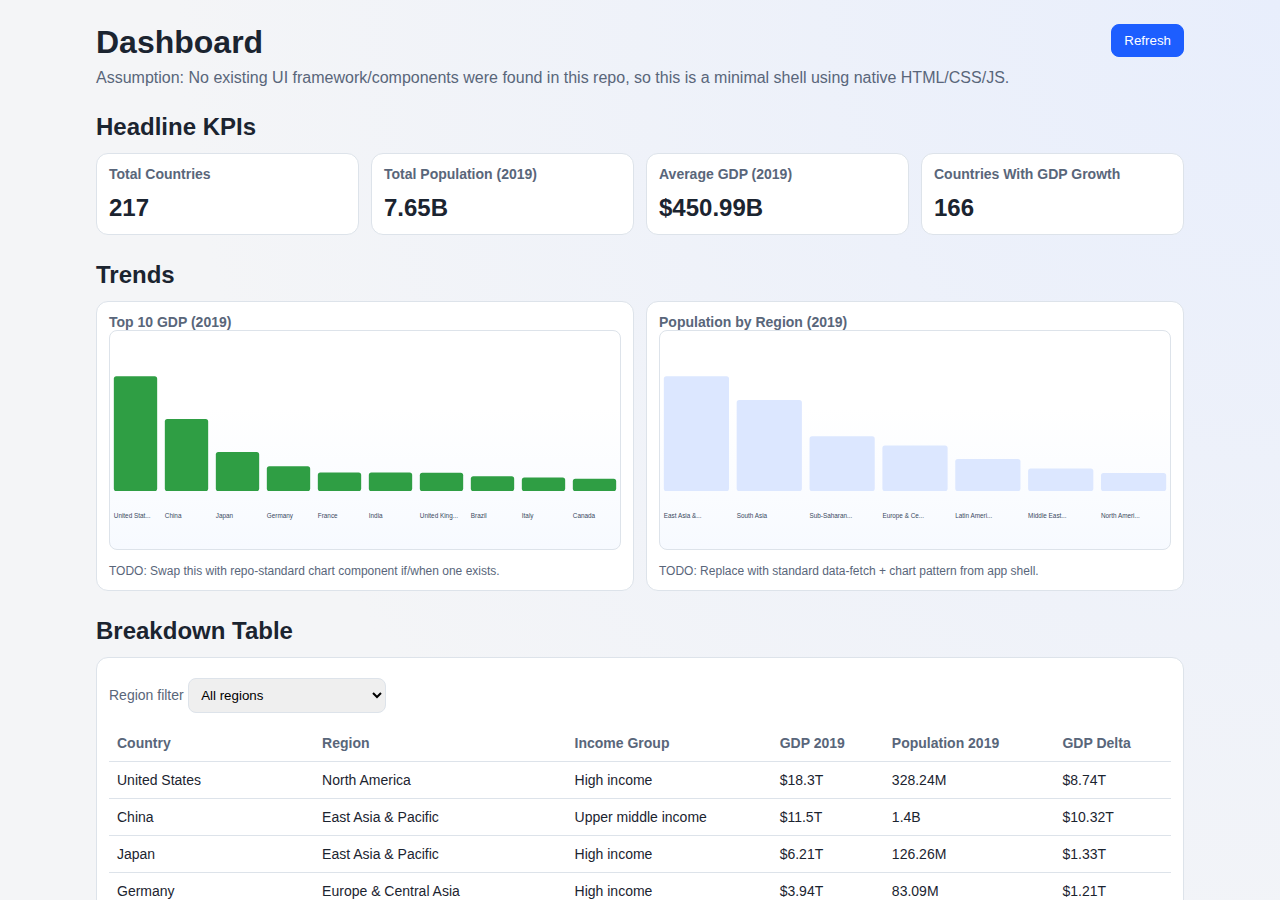
<file: index.html>
<!doctype html>
<html lang="en">
  <head>
    <meta charset="UTF-8" />
    <meta name="viewport" content="width=device-width, initial-scale=1.0" />
    <meta http-equiv="refresh" content="0; url=./dashboard.html" />
    <title>Dashboard</title>
  </head>
  <body>
    <p>Redirecting to <a href="./dashboard.html">dashboard</a>...</p>
  </body>
</html>
</file>
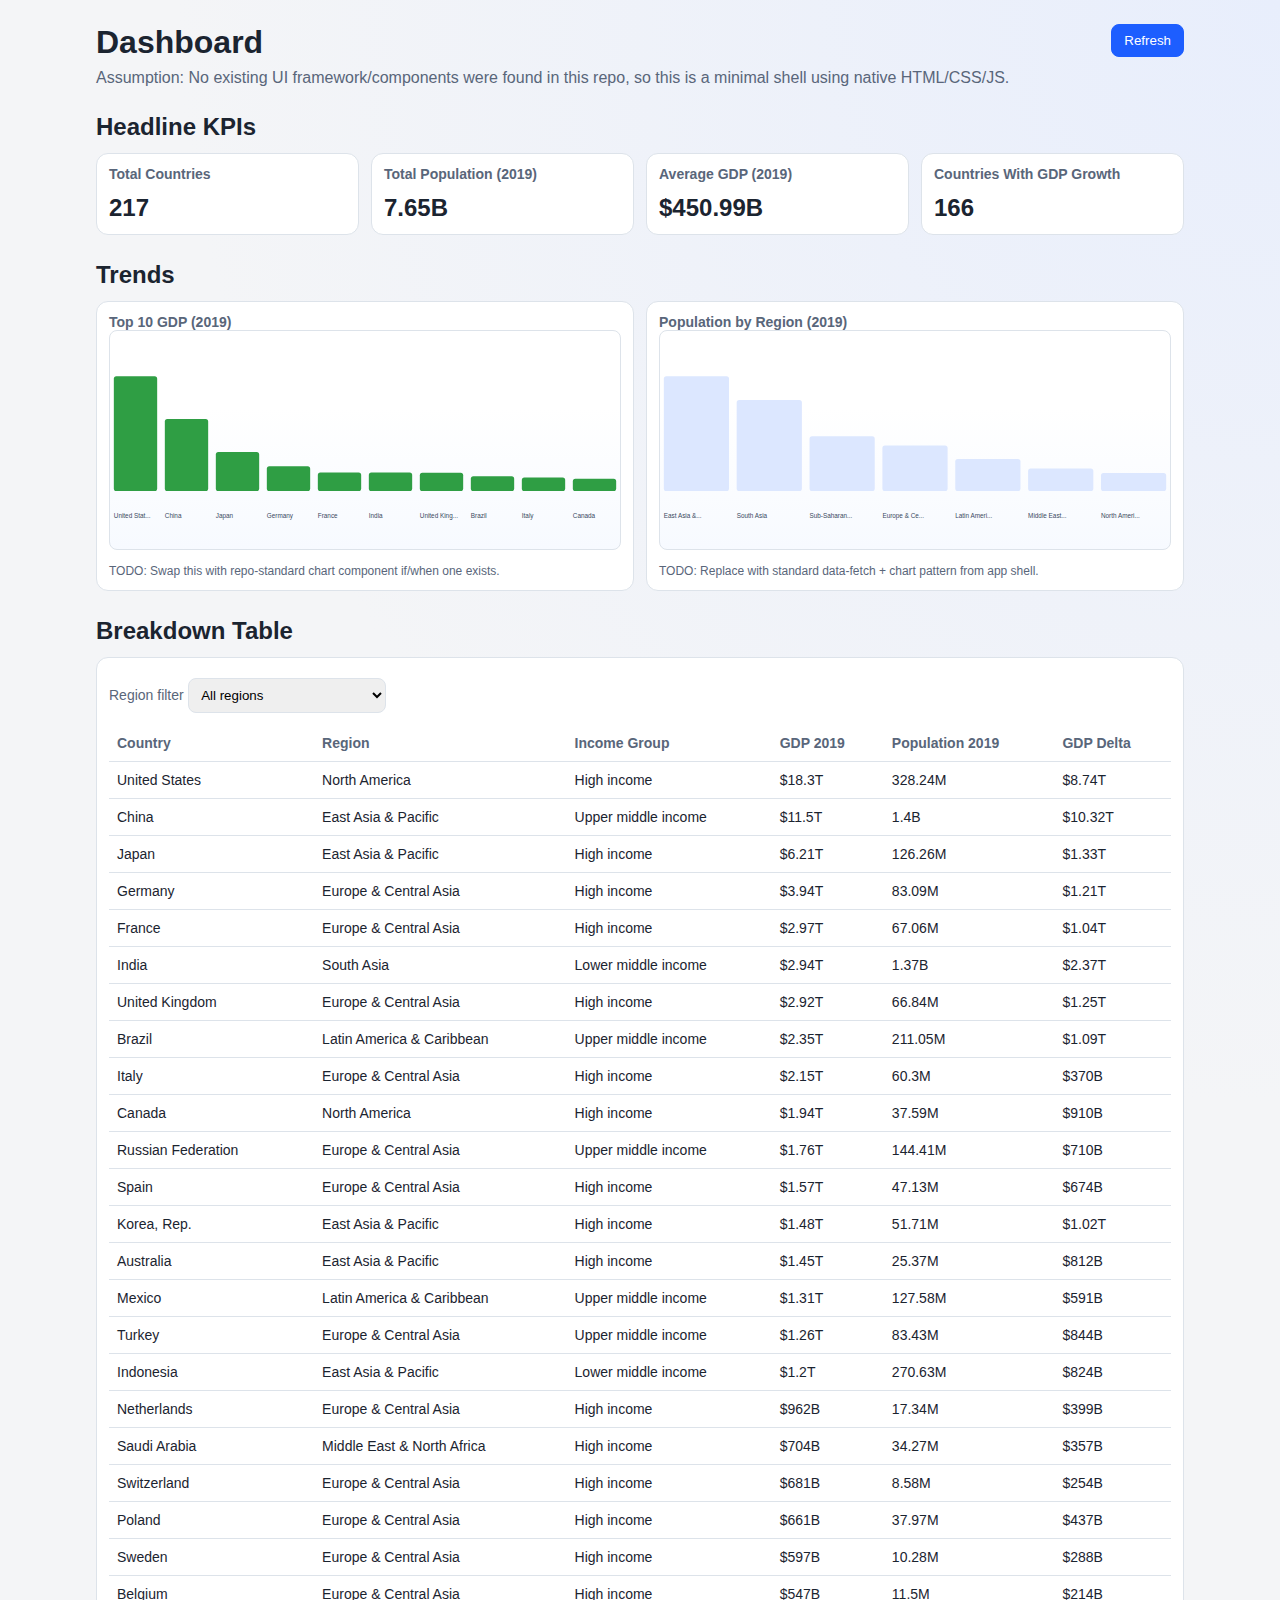
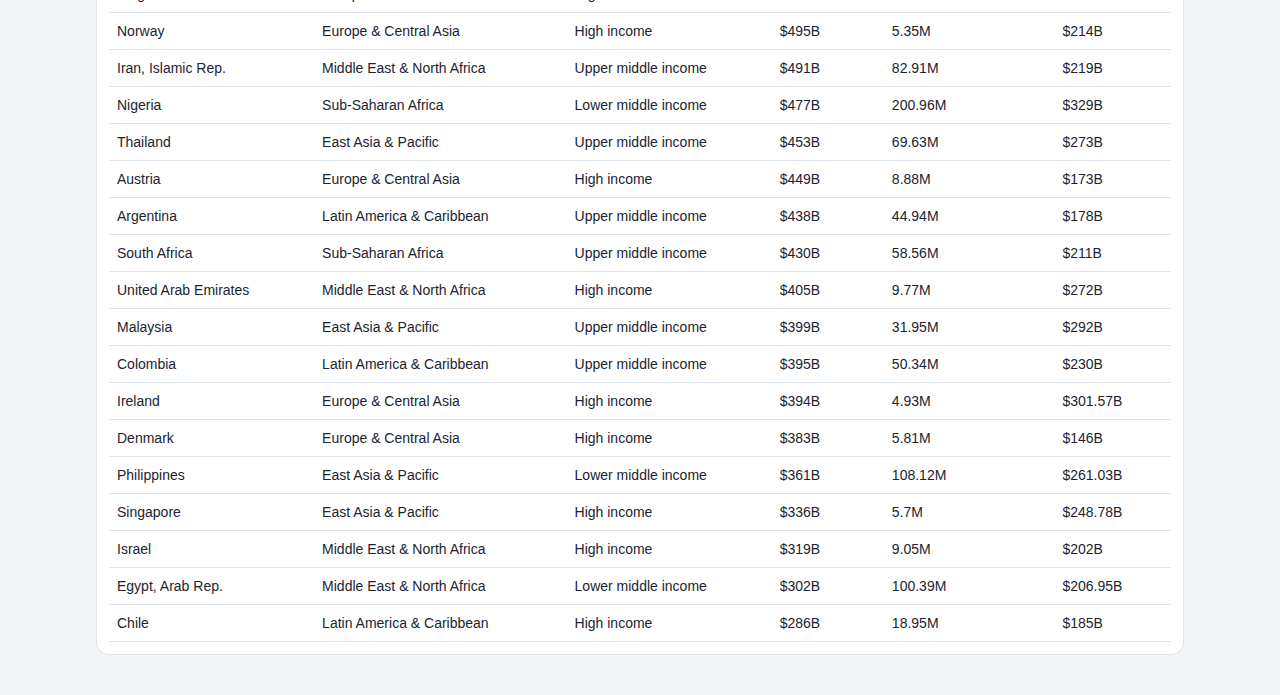
<file: dashboard.html>
<!doctype html>
<html lang="en">
  <head>
    <meta charset="UTF-8" />
    <meta name="viewport" content="width=device-width, initial-scale=1.0" />
    <title>Dashboard Shell</title>
    <link rel="stylesheet" href="./dashboard.css" />
  </head>
  <body>
    <main class="dashboard">
      <header class="dashboard__header">
        <div>
          <h1>Dashboard</h1>
          <p class="muted">
            Assumption: No existing UI framework/components were found in this repo, so this is a minimal shell using native HTML/CSS/JS.
          </p>
        </div>
        <button id="refreshBtn" class="btn">Refresh</button>
      </header>

      <section aria-labelledby="kpi-title">
        <h2 id="kpi-title">Headline KPIs</h2>
        <div class="kpi-grid" id="kpiGrid">
          <article class="kpi-card">
            <h3>Total Countries</h3>
            <p class="kpi-value" id="kpiCountries">--</p>
          </article>
          <article class="kpi-card">
            <h3>Total Population (2019)</h3>
            <p class="kpi-value" id="kpiPopulation">--</p>
          </article>
          <article class="kpi-card">
            <h3>Average GDP (2019)</h3>
            <p class="kpi-value" id="kpiAvgGdp">--</p>
          </article>
          <article class="kpi-card">
            <h3>Countries With GDP Growth</h3>
            <p class="kpi-value" id="kpiGrowth">--</p>
          </article>
        </div>
      </section>

      <section aria-labelledby="trend-title">
        <h2 id="trend-title">Trends</h2>
        <div class="trend-grid">
          <article class="panel">
            <h3>Top 10 GDP (2019)</h3>
            <svg id="gdpChart" class="chart" viewBox="0 0 800 260" role="img" aria-label="Top GDP bar chart"></svg>
            <p class="muted small">TODO: Swap this with repo-standard chart component if/when one exists.</p>
          </article>
          <article class="panel">
            <h3>Population by Region (2019)</h3>
            <svg id="regionChart" class="chart" viewBox="0 0 800 260" role="img" aria-label="Region population bar chart"></svg>
            <p class="muted small">TODO: Replace with standard data-fetch + chart pattern from app shell.</p>
          </article>
        </div>
      </section>

      <section aria-labelledby="breakdown-title">
        <h2 id="breakdown-title">Breakdown Table</h2>
        <div class="panel table-panel">
          <label for="regionFilter" class="filter-label">Region filter</label>
          <select id="regionFilter">
            <option value="all">All regions</option>
          </select>
          <div class="table-wrap">
            <table>
              <thead>
                <tr>
                  <th>Country</th>
                  <th>Region</th>
                  <th>Income Group</th>
                  <th>GDP 2019</th>
                  <th>Population 2019</th>
                  <th>GDP Delta</th>
                </tr>
              </thead>
              <tbody id="countryRows"></tbody>
            </table>
          </div>
        </div>
      </section>
    </main>

    <script src="./dashboard.js" type="module"></script>
  </body>
</html>
</file>
<file: dashboard.css>
:root {
  --bg: #f4f5f7;
  --panel: #ffffff;
  --text: #1b2430;
  --muted: #59667a;
  --border: #dde3ea;
  --brand: #1d5eff;
  --brand-soft: #dce7ff;
}

* {
  box-sizing: border-box;
}

body {
  margin: 0;
  font-family: "Avenir Next", "Segoe UI", sans-serif;
  color: var(--text);
  background: radial-gradient(circle at top right, #e8eefc 0%, var(--bg) 42%);
}

.dashboard {
  max-width: 1120px;
  margin: 0 auto;
  padding: 24px 16px 40px;
}

.dashboard__header {
  display: flex;
  justify-content: space-between;
  align-items: flex-start;
  gap: 12px;
}

h1 {
  margin: 0 0 8px;
}

h2 {
  margin: 26px 0 12px;
}

h3 {
  margin: 0;
  font-size: 14px;
  color: var(--muted);
}

.muted {
  color: var(--muted);
  margin: 0;
}

.small {
  font-size: 12px;
  margin-top: 10px;
}

.btn {
  border: 1px solid var(--brand);
  background: var(--brand);
  color: #fff;
  border-radius: 8px;
  padding: 8px 12px;
  cursor: pointer;
}

.kpi-grid {
  display: grid;
  grid-template-columns: repeat(auto-fit, minmax(180px, 1fr));
  gap: 12px;
}

.kpi-card,
.panel {
  background: var(--panel);
  border: 1px solid var(--border);
  border-radius: 12px;
  padding: 12px;
}

.kpi-value {
  margin: 12px 0 0;
  font-size: 24px;
  font-weight: 700;
}

.trend-grid {
  display: grid;
  grid-template-columns: repeat(auto-fit, minmax(320px, 1fr));
  gap: 12px;
}

.chart {
  width: 100%;
  height: 220px;
  background: linear-gradient(to top, #f7faff 0%, #ffffff 65%);
  border-radius: 8px;
  border: 1px solid var(--border);
}

.filter-label {
  font-size: 14px;
  color: var(--muted);
}

select {
  margin: 8px 0 12px;
  padding: 8px;
  border-radius: 8px;
  border: 1px solid var(--border);
}

.table-wrap {
  overflow-x: auto;
}

table {
  width: 100%;
  border-collapse: collapse;
}

th,
td {
  text-align: left;
  border-bottom: 1px solid var(--border);
  padding: 10px 8px;
  font-size: 14px;
}

th {
  color: var(--muted);
  font-weight: 600;
}

.bar {
  fill: #2f9e44;
}

.bar-soft {
  fill: var(--brand-soft);
}

.label {
  fill: #3a4a61;
  font-size: 10px;
}

@media (max-width: 640px) {
  .dashboard__header {
    flex-direction: column;
  }
}
</file>
